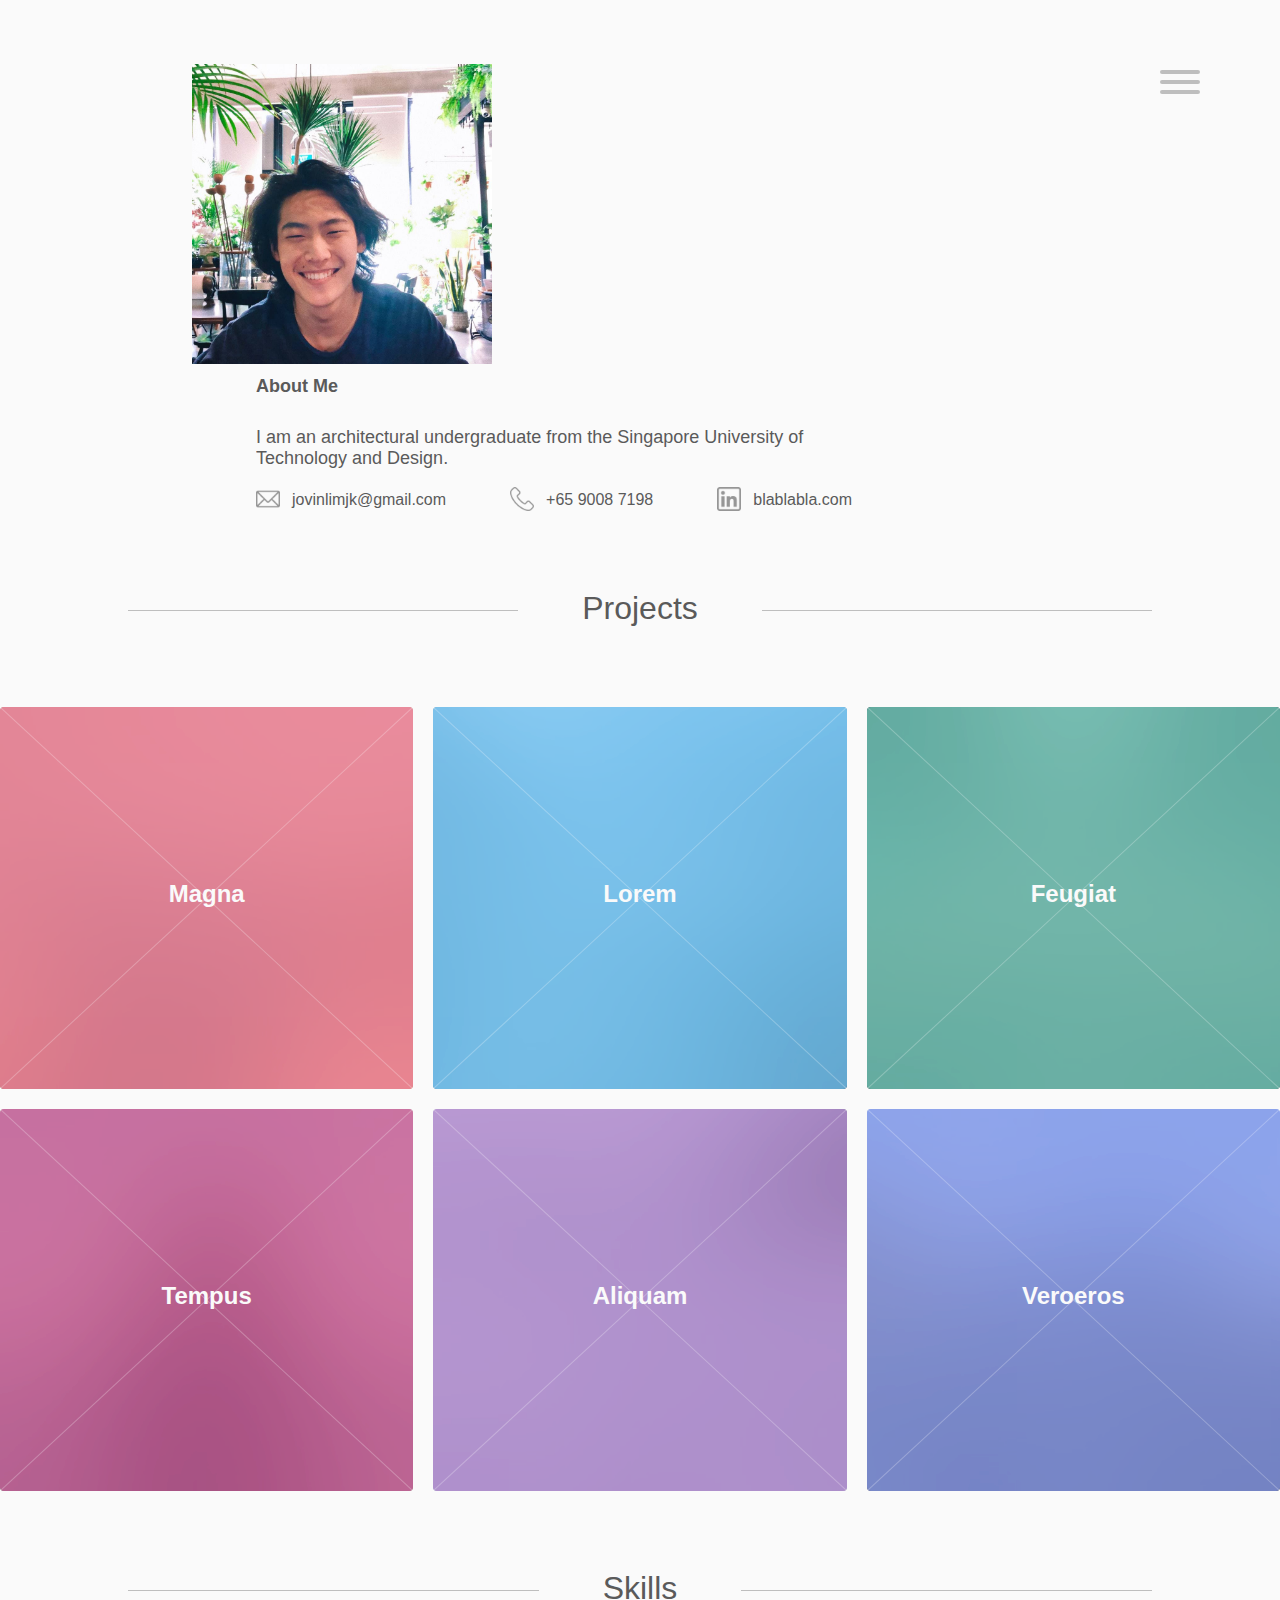
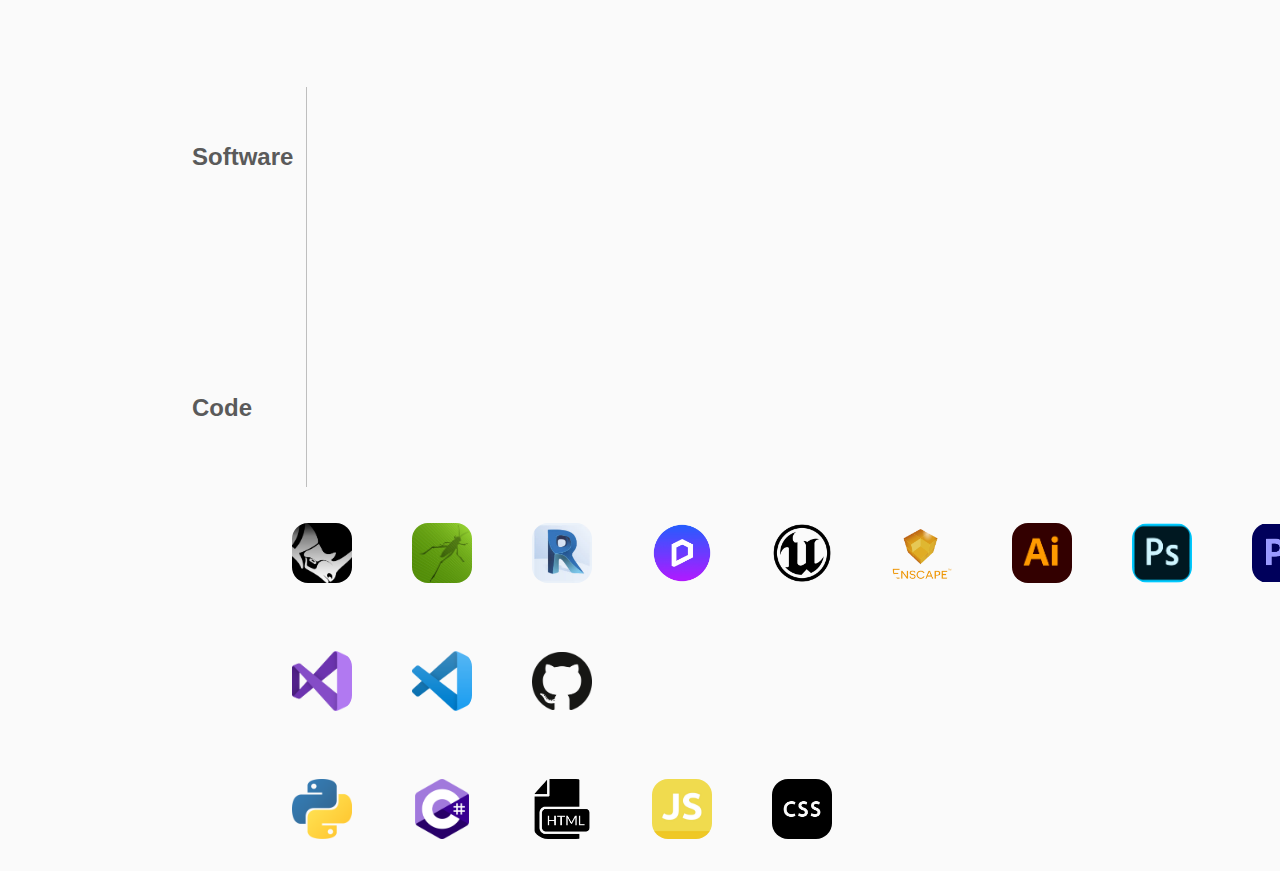
<file: index.html>
<html>
    <head>
        <title> Jovin </title>
        <link rel="stylesheet" href="index.css">
        <link href="http://fonts.cdnfonts.com/css/gotham" rel="stylesheet">
    </head>

    
    <body>

      <div class = "header">
        <!--Header-->
        <!-- <h1 style = "font-size:xx-large; padding-top: 64px;">Portfolio</h1> -->
        <!-- Menu -->
        <!-- <nav class="menu" id="main_menu">
            <li><a href="index.html">Home</a></li>
            <li><a href="generic.html">Ipsum veroeros</a></li>
            <li><a href="generic.html">Tempus etiam</a></li>
            <li><a href="generic.html">Consequat dolor</a></li>
        </nav>

        <div class = "menu-toggle" id="toggle">
          <div class = "hamburger"></div>
        </div>
      </div> -->

      <!-- Introduction Banner -->
      <section class = "custom_intro">
        <picture>
          <img src = "images/me.jpg" alt = '' />
        </picture>
        <text>
          <h1>About Me</h1>
          <p>I am an architectural undergraduate from the Singapore University of Technology and Design.</p>
          <contact>
            <img src = 'images/email.png' alt = '' />
            <t>jovinlimjk@gmail.com</t>
            <img src = 'images/telephone.png' style = "margin-left: 64px;" alt=""/>
            <t>+65 9008 7198</t>
            <img src = 'images/linkedin.png' style = "margin-left: 64px;" alt=""/>
            <t>blablabla.com</t>
          </contact>
        </text>
      </section>

      <!-- Menu -->
      <nav class="menu" id="main_menu">
        <li><a href="index.html">Home</a></li>
        <li><a href="generic.html">Ipsum veroeros</a></li>
        <li><a href="generic.html">Tempus etiam</a></li>
        <li><a href="generic.html">Consequat dolor</a></li>
        <!-- <li><a href="elements.html">Elements</a></li> -->
      </nav>

      <div class = "menu-toggle" id="toggle">
        <div class = "hamburger"></div>
      </div>

      <div>
        <p class = "p_header" id="skills">
          <text>Projects</text>
        </p>
      </div> 
      
      <section class="tiles">
        <article class="style1">
          <span class="image">
            <img src="images/pic01.jpg" alt="" />
          </span>
          <a href="generic.html">
            <h2>Magna</h2>
            <div class="content">
              <p class = "p_center">Sed nisl arcu euismod sit amet nisi lorem etiam dolor veroeros et feugiat.</p>
            </div>
          </a>
        </article>
        <article class="style2">
          <span class="image">
            <img src="images/pic02.jpg" alt="" />
          </span>
          <a href="generic.html">
            <h2>Lorem</h2>
            <div class="content">
              <p class = "p_center">Sed nisl arcu euismod sit amet nisi lorem etiam dolor veroeros et feugiat.</p>
            </div>
          </a>
        </article>
        <article class="style3">
          <span class="image">
            <img src="images/pic03.jpg" alt="" />
          </span>
          <a href="generic.html">
            <h2>Feugiat</h2>
            <div class="content">
              <p class = "p_center">Sed nisl arcu euismod sit amet nisi lorem etiam dolor veroeros et feugiat.</p>
            </div>
          </a>
        </article>
        <article class="style4">
          <span class="image">
            <img src="images/pic04.jpg" alt="" />
          </span>
          <a href="generic.html">
            <h2>Tempus</h2>
            <div class="content">
              <p class = "p_center">Sed nisl arcu euismod sit amet nisi lorem etiam dolor veroeros et feugiat.</p>
            </div>
          </a>
        </article>
        <article class="style5">
          <span class="image">
            <img src="images/pic05.jpg" alt="" />
          </span>
          <a href="generic.html">
            <h2>Aliquam</h2>
            <div class="content">
              <p class = "p_center">Sed nisl arcu euismod sit amet nisi lorem etiam dolor veroeros et feugiat.</p>
            </div>
          </a>
        </article>
        <article class="style6">
          <span class="image">
            <img src="images/pic06.jpg" alt="" />
          </span>
          <a href="generic.html">
            <h2>Veroeros</h2>
            <div class="content">
              <p class = "p_center">Sed nisl arcu euismod sit amet nisi lorem etiam dolor veroeros et feugiat.</p>
            </div>
          </a>
        <!-- </article>
        <article class="style2">
          <span class="image">
            <img src="images/pic07.jpg" alt="" />
          </span>
          <a href="generic.html">
            <h2>Ipsum</h2>
            <div class="content">
              <p class = "p_center">Sed nisl arcu euismod sit amet nisi lorem etiam dolor veroeros et feugiat.</p>
            </div>
          </a>
        </article>
        <article class="style3">
          <span class="image">
            <img src="images/pic08.jpg" alt="" />
          </span>
          <a href="generic.html">
            <h2>Dolor</h2>
            <div class="content">
              <p class = "p_center">Sed nisl arcu euismod sit amet nisi lorem etiam dolor veroeros et feugiat.</p>
            </div>
          </a>
        </article>
        <article class="style1">
          <span class="image">
            <img src="images/pic09.jpg" alt="" />
          </span>
          <a href="generic.html">
            <h2>Nullam</h2>
            <div class="content">
              <p class = "p_center">Sed nisl arcu euismod sit amet nisi lorem etiam dolor veroeros et feugiat.</p>
            </div>
          </a>
        </article>
        <article class="style5">
          <span class="image">
            <img src="images/pic10.jpg" alt="" />
          </span>
          <a href="generic.html">
            <h2>Ultricies</h2>
            <div class="content">
              <p class = "p_center">Sed nisl arcu euismod sit amet nisi lorem etiam dolor veroeros et feugiat.</p>
            </div>
          </a>
        </article>
        <article class="style6">
          <span class="image">
            <img src="images/pic11.jpg" alt="" />
          </span>
          <a href="generic.html">
            <h2>Dictum</h2>
            <div class="content">
              <p class = "p_center">Sed nisl arcu euismod sit amet nisi lorem etiam dolor veroeros et feugiat.</p>
            </div>
          </a>
        </article>
        <article class="style4">
          <span class="image">
            <img src="images/pic12.jpg" alt="" />
          </span>
          <a href="generic.html">
            <h2>Pretium</h2>
            <div class="content">
              <p class = "p_center">Sed nisl arcu euismod sit amet nisi lorem etiam dolor veroeros et feugiat.</p>
            </div>
          </a>
        </article> -->
      </section>
  
      <div>
        <p class = "p_header" id="skills">
          <text>Skills</text>
        </p>
      </div> 

      <section class="custom_skills">
        <text>
          <h4>Software</h4>
          <h4> </h4>
          <h4>Code</h4>
        </text>
        <icons>
          <row>
            <img src="images/rhino.jpg" alt=""/>
            <img src="images/gh.jpeg" alt=""/>
            <img src="images/Revit.jpg" alt=""/>
            <img src="images/d5.png" alt=""/>
            <img src="images/ue.png" alt=""/>
            <img src="images/enscape.png" alt=""/>
            <img src="images/ai.png" alt=""/>
            <img src="images/ps.png" alt=""/>
            <img src="images/pp.png" alt=""/>
          </row>
          <row>
            <img src="images/vs.png" alt=""/>
            <img src="images/vsc.png" alt=""/>
            <img src="images/git.png" alt=""/>
          </row>
          <row>
            <img src="images/python.png" alt=""/>
            <img src="images/csharp.png" alt=""/>
            <img src="images/html.png" alt=""/>
            <img src="images/javascript.jpg" alt=""/>
            <img src="images/css.png" alt=""/>
          </row>
        </icons>

      </section>

    <!-- Scripts -->
      <script src = "main.js"></script>
      <script> 
      const menu_len = document.getElementById("main_menu").innerHTML.length
      </script>
    </body>
    
</html>
</file>
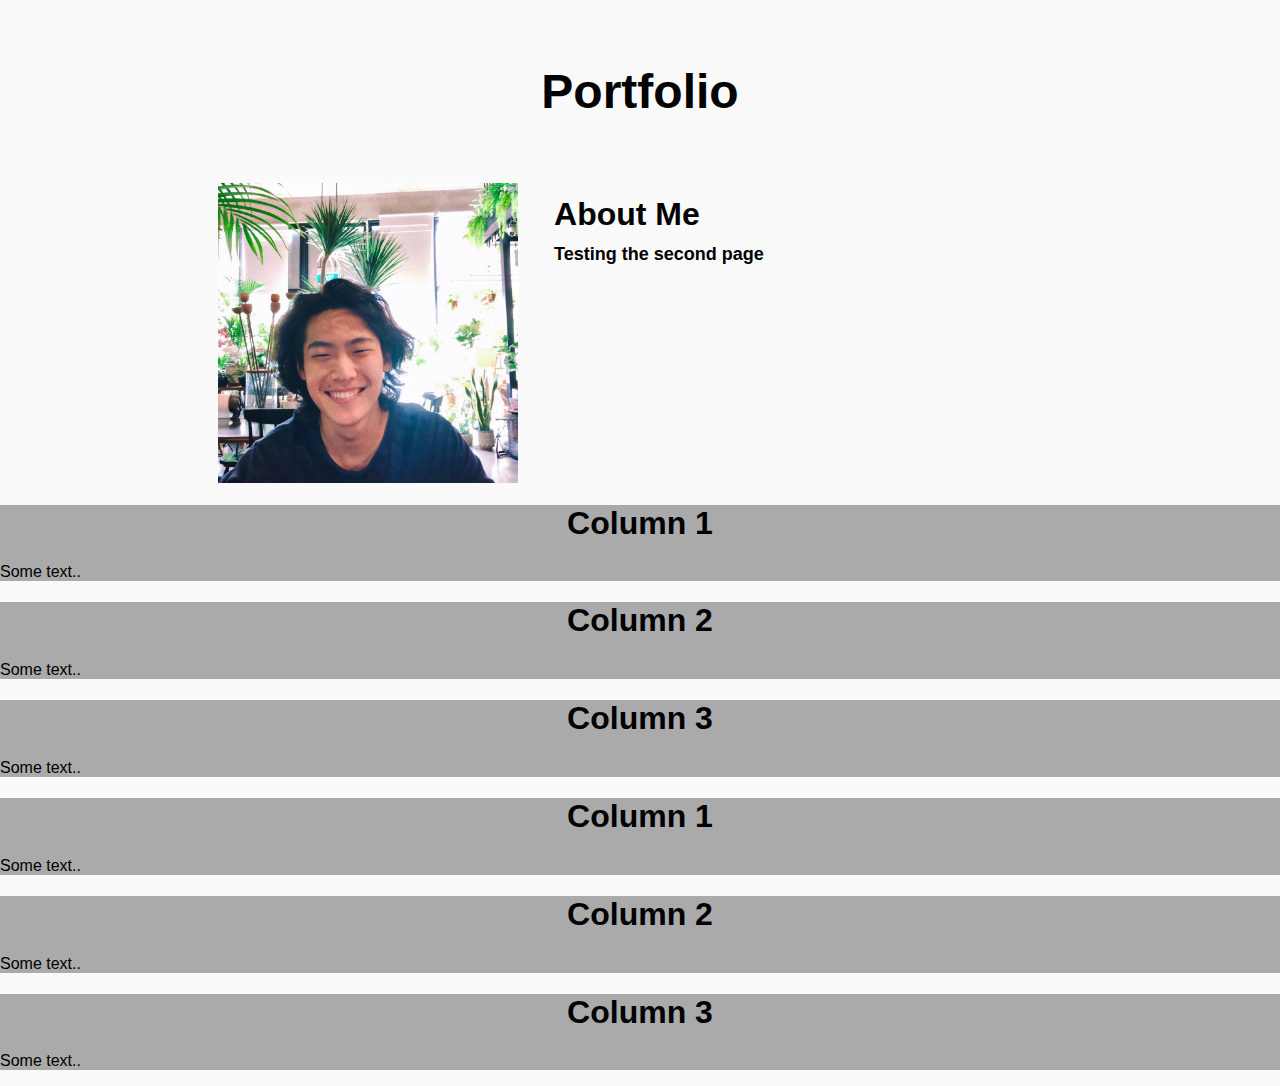
<file: test1.html>
<html>
    <head>
        <title> Jovin Lim </title>
        <link rel="stylesheet" href="index.css">
        <link href="http://fonts.cdnfonts.com/css/gotham" rel="stylesheet">
    </head>
    <body>
        <!--Header-->
        <h1 style = "font-size:xxx-large; padding-top: 64px;">Portfolio</h1>

        <!-- Introduction Banner -->
        <section class = "banner">
            <div class="container" id = "myimage" style="display:inline-block;vertical-align:top;">
                <img style = "width:300px;height:300px;object-fit:cover;margin-left:64px" src="images\me.jpg" alt = "me"/>
            </div>
            <div style="display:inline-block; text-align:center; padding-left: 32px; padding-right: 32px; max-width: 75%; line-height: 120%;">
                <h1 style="color:black;font-size:xx-large; text-align: left;";>About Me</h1>
                <h1 style="color:black; font-family: 'Gotham Light', sans-serif; font-size:large;  text-align: left;">
                   Testing the second page
                </h1>
            </div>

        <!-- First row of 3 projects -->
        </section>
        <section class="row">
            <div class="col_left" style="background-color:#aaa;">
                <h1>Column 1</h1>
                <p>Some text..</p>
            </div>
            <div class="col_mid" style="background-color:#aaa;">
              <div class = "middle">
                  <h1>Column 2</h1>
                  <p>Some text..</p>
              </div>
            </div>
            <div class="col_right" style="background-color:#aaa;">
              <div class = "right">
                  <h1>Column 3</h1>
                  <p>Some text..</p>
              </div>
            </div>
          </section>
        </section>

        <!-- Second row of 3 projects -->
        <section class="row">
            <div class="col_left" style="background-color:#aaa;">
                <h1>Column 1</h1>
                <p>Some text..</p>
            </div>
            <div class="col_mid" style="background-color:#aaa;">
              <div class = "middle">
                  <h1>Column 2</h1>
                  <p>Some text..</p>
              </div>
            </div>
            <div class="col_right" style="background-color:#aaa;">
              <div class = "right">
                  <h1>Column 3</h1>
                  <p>Some text..</p>
              </div>
            </div>
          </section>
    </body>
    
</html>
</file>
<file: index.css>
:root {
  --bezier: cubic-bezier(0.25, 0.46, 0.45, 0.94) ;
}

body {
  background-color: rgb(250, 250, 250);
  font-family: "Gotham", sans-serif;
  margin: 0;
  padding: 0;
}

.banner {
  padding-top: 32px;
  margin-left: 12%;
  margin-right: 12%;
}

.container {
  display: flex;
  flex-direction: row;
}

a {
  color: black;
  font-family: "Gotham", sans-serif;
  font-size: x-large;
  text-align: center;
  display: flex;
}

.p_header {
  color: rgb(90, 90, 90);
  background-color: rgb(250, 250, 250);
  text-align: center;
  font-size: xx-large;
  font-family: "Gotham Light", sans-serif;
  border-bottom: 1px solid rgb(190, 190, 190);
  line-height: 0.1em;
  padding-top: 64px;
  margin-left: 10%;
  margin-right: 10%;
}

.p_header text {
  background-color: rgb(250, 250, 250);
  padding: 0 64px;
}

.p_left {
  text-align: left;
}

.p_center {
  text-align: center;
  color: rgb(250, 250, 250);
  font-size: medium;
  font-family: "Gotham Light", sans-serif;
}

h1 {
  color: black;
  font-family: "Gotham", sans-serif;
  text-align: center;
  vertical-align: middle;
}

h2 {
  color: rgb(250, 250, 250);
  text-align: center;
  display: flex;
  font-size: x-large;
  font-family: "Gotham Thin", sans-serif;
}

h3 {
  color: rgb(90, 90, 90);
  text-align: left;
  margin-left: 5%;
  margin-right: 12%;
  vertical-align: top;
  margin-top: 2%;
}

h4 {
  color: rgb(90, 90, 90);
  text-align: left;
  display: inline;
  font-size: 24px;
  font-family: "Gotham Thin", sans-serif;
  padding-top: 24px;
  padding-bottom: 24px;
}

.menu {
  padding-top: 2em;
  padding-bottom: 2em;
  text-align: right;
  position: absolute;
  top: 8%;
  right: 5%;
  height: auto;
  visibility: hidden;
}

.menu--open {
  visibility: visible;
}

.menu--closed {
  visibility: visible;
}

.menu .ul {
  display: flex;
  flex-direction: column;
  text-align: right;
  list-style: none;
}

.menu li {
  height: 100%;
  border-bottom: 1px solid rgb(220, 220, 220);
  list-style: none;
  padding-top: 1.5em;
}

.menu li:last-child {
  border-bottom: none;
}

@keyframes fadeIn {
  0% {
    opacity: 0;
    transform: translateX(100%);
  }
  30% {
    opacity: 0;
  }
  100% {
    opacity: 1;
    transform: translateX(0%);
  }
}
@keyframes fadeOut {
  0% {
    opacity: 1;
    transform: translateX(0%);
  }
  30% {
    opacity: 0;
  }
  100% {
    opacity: 0;
    transform: translateX(100%);
  }
}
.menu--open li {
  opacity: 0%;
  animation: fadeIn var(--bezier) 750ms forwards;
}

.menu--open li:nth-child(1n) {
  animation-delay: 100ms;
}

.menu--open li:nth-child(2n) {
  animation-delay: 200ms;
}

.menu--open li:nth-child(3n) {
  animation-delay: 300ms;
}

.menu--open li:nth-child(4n) {
  animation-delay: 400ms;
}

.menu--open li:nth-child(5n) {
  animation-delay: 500ms;
}

.menu--closed li {
  opacity: 100%;
  animation: fadeOut var(--bezier) 1s forwards;
}

.menu--closed li:nth-child(1n) {
  animation-delay: 500ms;
}

.menu--closed li:nth-child(2n) {
  animation-delay: 400ms;
}

.menu--closed li:nth-child(3n) {
  animation-delay: 300ms;
}

.menu--closed li:nth-child(4n) {
  animation-delay: 200ms;
}

.menu--closed li:nth-child(5n) {
  animation-delay: 100ms;
}

.menu a {
  color: rgb(150, 150, 150);
  display: block;
  text-transform: uppercase;
  text-decoration: none;
  height: 100%;
  text-align: right;
  padding: 1em;
  font-family: "Gotham Light", sans-serif;
  font-size: large;
}

.menu a:hover,
.menu a:focus {
  background: rgb(190, 190, 190);
  color: rgb(0, 0, 0);
}

.menu-toggle {
  padding: 1em;
  position: absolute;
  top: 64px;
  right: 5%;
  cursor: pointer;
}

.hamburger,
.hamburger::before,
.hamburger::after {
  content: "";
  background: rgb(190, 190, 190);
  display: block;
  height: 4px;
  width: 2.5em;
  border-radius: 4px;
  transition: all ease-in-out 500ms;
}

.hamburger::before {
  transform: translateY(-10px);
}

.hamburger::after {
  transform: translateY(6px);
}

/* Tiles */
.tiles {
  display: -moz-flex;
  display: -webkit-flex;
  display: -ms-flex;
  display: flex;
  -moz-flex-wrap: wrap;
  -webkit-flex-wrap: wrap;
  -ms-flex-wrap: wrap;
  flex-wrap: wrap;
  position: relative;
  margin-left: 12%;
  margin-right: 12%;
  padding-top: 64px;
}

.tiles article {
  -moz-transition: -moz-transform 0.5s ease, opacity 0.5s ease;
  -webkit-transition: -webkit-transform 0.5s ease, opacity 0.5s ease;
  -ms-transition: -ms-transform 0.5s ease, opacity 0.5s ease;
  transition: transform 0.5s ease, opacity 0.5s ease;
  position: relative;
  width: calc(33.33333% - 2.5em);
  margin: 2.5em 0 0 2.5em;
}

.tiles article > .image {
  -moz-transition: -moz-transform 0.5s ease;
  -webkit-transition: -webkit-transform 0.5s ease;
  -ms-transition: -ms-transform 0.5s ease;
  transition: transform 0.5s ease;
  position: relative;
  display: block;
  width: 100%;
  border-radius: 4px;
  overflow: hidden;
}

.tiles article > .image img {
  display: block;
  width: 100%;
}

.tiles article > .image:before {
  pointer-events: none;
  -moz-transition: background-color 0.5s ease, opacity 0.5s ease;
  -webkit-transition: background-color 0.5s ease, opacity 0.5s ease;
  -ms-transition: background-color 0.5s ease, opacity 0.5s ease;
  transition: background-color 0.5s ease, opacity 0.5s ease;
  content: "";
  display: block;
  position: absolute;
  top: 0;
  left: 0;
  width: 100%;
  height: 100%;
  opacity: 1;
  z-index: 1;
  opacity: 0.8;
}

.tiles article > .image:after {
  pointer-events: none;
  -moz-transition: opacity 0.5s ease;
  -webkit-transition: opacity 0.5s ease;
  -ms-transition: opacity 0.5s ease;
  transition: opacity 0.5s ease;
  content: "";
  display: block;
  position: absolute;
  top: 0;
  left: 0;
  width: 100%;
  height: 100%;
  background-image: url("data:image/svg+xml;charset=utf8,%3Csvg xmlns='http://www.w3.org/2000/svg' width='100' height='100' viewBox='0 0 100 100' preserveAspectRatio='none'%3E%3Cstyle%3Eline %7B stroke-width: 0.25px%3B stroke: %23ffffff%3B %7D%3C/style%3E%3Cline x1='0' y1='0' x2='100' y2='100' /%3E%3Cline x1='100' y1='0' x2='0' y2='100' /%3E%3C/svg%3E");
  background-position: center;
  background-repeat: no-repeat;
  background-size: 100% 100%;
  opacity: 0.25;
  z-index: 2;
}

.tiles article > a {
  display: -moz-flex;
  display: -webkit-flex;
  display: -ms-flex;
  display: flex;
  -moz-flex-direction: column;
  -webkit-flex-direction: column;
  -ms-flex-direction: column;
  flex-direction: column;
  -moz-align-items: center;
  -webkit-align-items: center;
  -ms-align-items: center;
  align-items: center;
  -moz-justify-content: center;
  -webkit-justify-content: center;
  -ms-justify-content: center;
  justify-content: center;
  -moz-transition: background-color 0.5s ease, -moz-transform 0.5s ease;
  -webkit-transition: background-color 0.5s ease, -webkit-transform 0.5s ease;
  -ms-transition: background-color 0.5s ease, -ms-transform 0.5s ease;
  transition: background-color 0.5s ease, transform 0.5s ease;
  position: absolute;
  top: 0;
  left: 0;
  width: 100%;
  height: 100%;
  border-radius: 4px;
  border-bottom: 0;
  color: #ffffff;
  text-align: center;
  text-decoration: none;
  z-index: 3;
}

.tiles article > a > :last-child {
  margin: 0;
}

.tiles article > a:hover {
  color: #ffffff !important;
}

.tiles article > a h2 {
  margin: 0;
}

.tiles article > a .content {
  -moz-transition: max-height 0.5s ease, opacity 0.5s ease;
  -webkit-transition: max-height 0.5s ease, opacity 0.5s ease;
  -ms-transition: max-height 0.5s ease, opacity 0.5s ease;
  transition: max-height 0.5s ease, opacity 0.5s ease;
  width: 100%;
  max-height: 0;
  line-height: 1.5;
  margin-top: 0.35em;
  opacity: 0;
}

.tiles article > a .content > :last-child {
  margin-bottom: 0;
}

.tiles article.style1 > .image:before {
  background-color: #f2849e;
}

.tiles article.style2 > .image:before {
  background-color: #7ecaf6;
}

.tiles article.style3 > .image:before {
  background-color: #7bd0c1;
}

.tiles article.style4 > .image:before {
  background-color: #c75b9b;
}

.tiles article.style5 > .image:before {
  background-color: #ae85ca;
}

.tiles article.style6 > .image:before {
  background-color: #8499e7;
}

body:not(.is-touch) .tiles article:hover > .image {
  -moz-transform: scale(1.1);
  -webkit-transform: scale(1.1);
  -ms-transform: scale(1.1);
  transform: scale(1.1);
}

body:not(.is-touch) .tiles article:hover > .image:before {
  background-color: #333333;
  opacity: 0.35;
}

body:not(.is-touch) .tiles article:hover > .image:after {
  opacity: 0;
}

body:not(.is-touch) .tiles article:hover .content {
  max-height: 15em;
  opacity: 1;
}

* + .tiles {
  margin-top: 2em;
}

body.is-preload .tiles article {
  -moz-transform: scale(0.9);
  -webkit-transform: scale(0.9);
  -ms-transform: scale(0.9);
  transform: scale(0.9);
  opacity: 0;
}

body.is-touch .tiles article .content {
  max-height: 15em;
  opacity: 1;
}

@media screen and (max-width: 1280px) {
  .tiles {
    margin: -1.25em 0 0 -1.25em;
  }

  .tiles article {
    width: calc(33.33333% - 1.25em);
    margin: 1.25em 0 0 1.25em;
  }
}
@media screen and (max-width: 980px) {
  .tiles {
    margin: -2.5em 0 0 -2.5em;
  }

  .tiles article {
    width: calc(50% - 2.5em);
    margin: 2.5em 0 0 2.5em;
  }
}
@media screen and (max-width: 736px) {
  .tiles {
    margin: -1.25em 0 0 -1.25em;
  }

  .tiles article {
    width: calc(50% - 1.25em);
    margin: 1.25em 0 0 1.25em;
  }

  .tiles article:hover > .image {
    -moz-transform: scale(1);
    -webkit-transform: scale(1);
    -ms-transform: scale(1);
    transform: scale(1);
  }
}
@media screen and (max-width: 480px) {
  .tiles {
    margin: 0;
  }

  .tiles article {
    width: 100%;
    margin: 1.25em 0 0 0;
  }
}
.custom_skills {
  display: -moz-flex;
  display: -webkit-flex;
  display: -ms-flex;
  display: flex;
  -moz-flex-wrap: wrap;
  -webkit-flex-wrap: wrap;
  -ms-flex-wrap: wrap;
  flex-wrap: wrap;
  position: relative;
  margin-left: 15%;
  margin-right: 10%;
  padding-top: 64px;
}

.custom_skills text {
  display: flex;
  flex-direction: column;
  text-align: center;
  border-right: 1px solid rgb(190, 190, 190);
  box-sizing: border-box;
  width: 12%;
  height: 400px;
}

.custom_skills icons {
  display: flex;
  flex-direction: column;
}

.custom_skills icons row {
  display: flex;
  flex-direction: row;
  box-sizing: border-box;
  margin-left: 64px;
}

.custom_skills icons row img {
  display: flex;
  flex-direction: row;
  box-sizing: border-box;
  width: 108px;
  height: 108px;
  padding: 24px;
  object-fit: contain;
  border-radius: 40px;
  margin-left: 12px;
  margin-top: 12px;
  margin-bottom: 8px;
}

.custom_intro {
  display: -moz-flex;
  display: -webkit-flex;
  display: -ms-flex;
  display: flex;
  -moz-flex-wrap: wrap;
  -webkit-flex-wrap: wrap;
  -ms-flex-wrap: wrap;
  flex-wrap: wrap;
  position: relative;
  margin-left: 15%;
  padding-top: 64px;
}

.custom_intro picture {
  display: flex;
  width: 300px;
  height: 300px;
}

.custom_intro picture img {
  box-sizing: border-box;
  width: 300px;
  height: 300px;
  object-fit: cover;
  aspect-ratio: 1/1;
}

.custom_intro text {
  display: flex;
  flex-direction: column;
  margin-left: 64px;
  margin-right: 15%;
  position: relative;
  box-sizing: border-box;
  width: 60%;
  overflow: hidden;
}

.custom_intro text h1 {
  color: rgb(90, 90, 90);
  text-align: left;
  font-size: large;
  font-family: "Gotham", sans-serif;
  display: flex;
  flex-direction: column;
}

.custom_intro text p {
  color: rgb(90, 90, 90);
  font-family: "Gotham Light", sans-serif;
  font-size: large;
  overflow-wrap: normal;
  text-align: left;
  margin-right: 10%;
  display: flex;
}

.custom_intro text contact {
  display: flex;
  flex-direction: row;
}

.custom_intro text contact img {
  object-fit: contain;
  box-sizing: border-box;
  width: 24px;
  height: 24px;
}

.custom_intro text contact t {
  font-family: "Gotham Light", sans-serif;
  color: rgb(90, 90, 90);
  font-size: medium;
  text-align: left;
  margin-left: 12px;
  margin-top: 4px;
  vertical-align: middle;
}

/*# sourceMappingURL=index.css.map */
</file>
